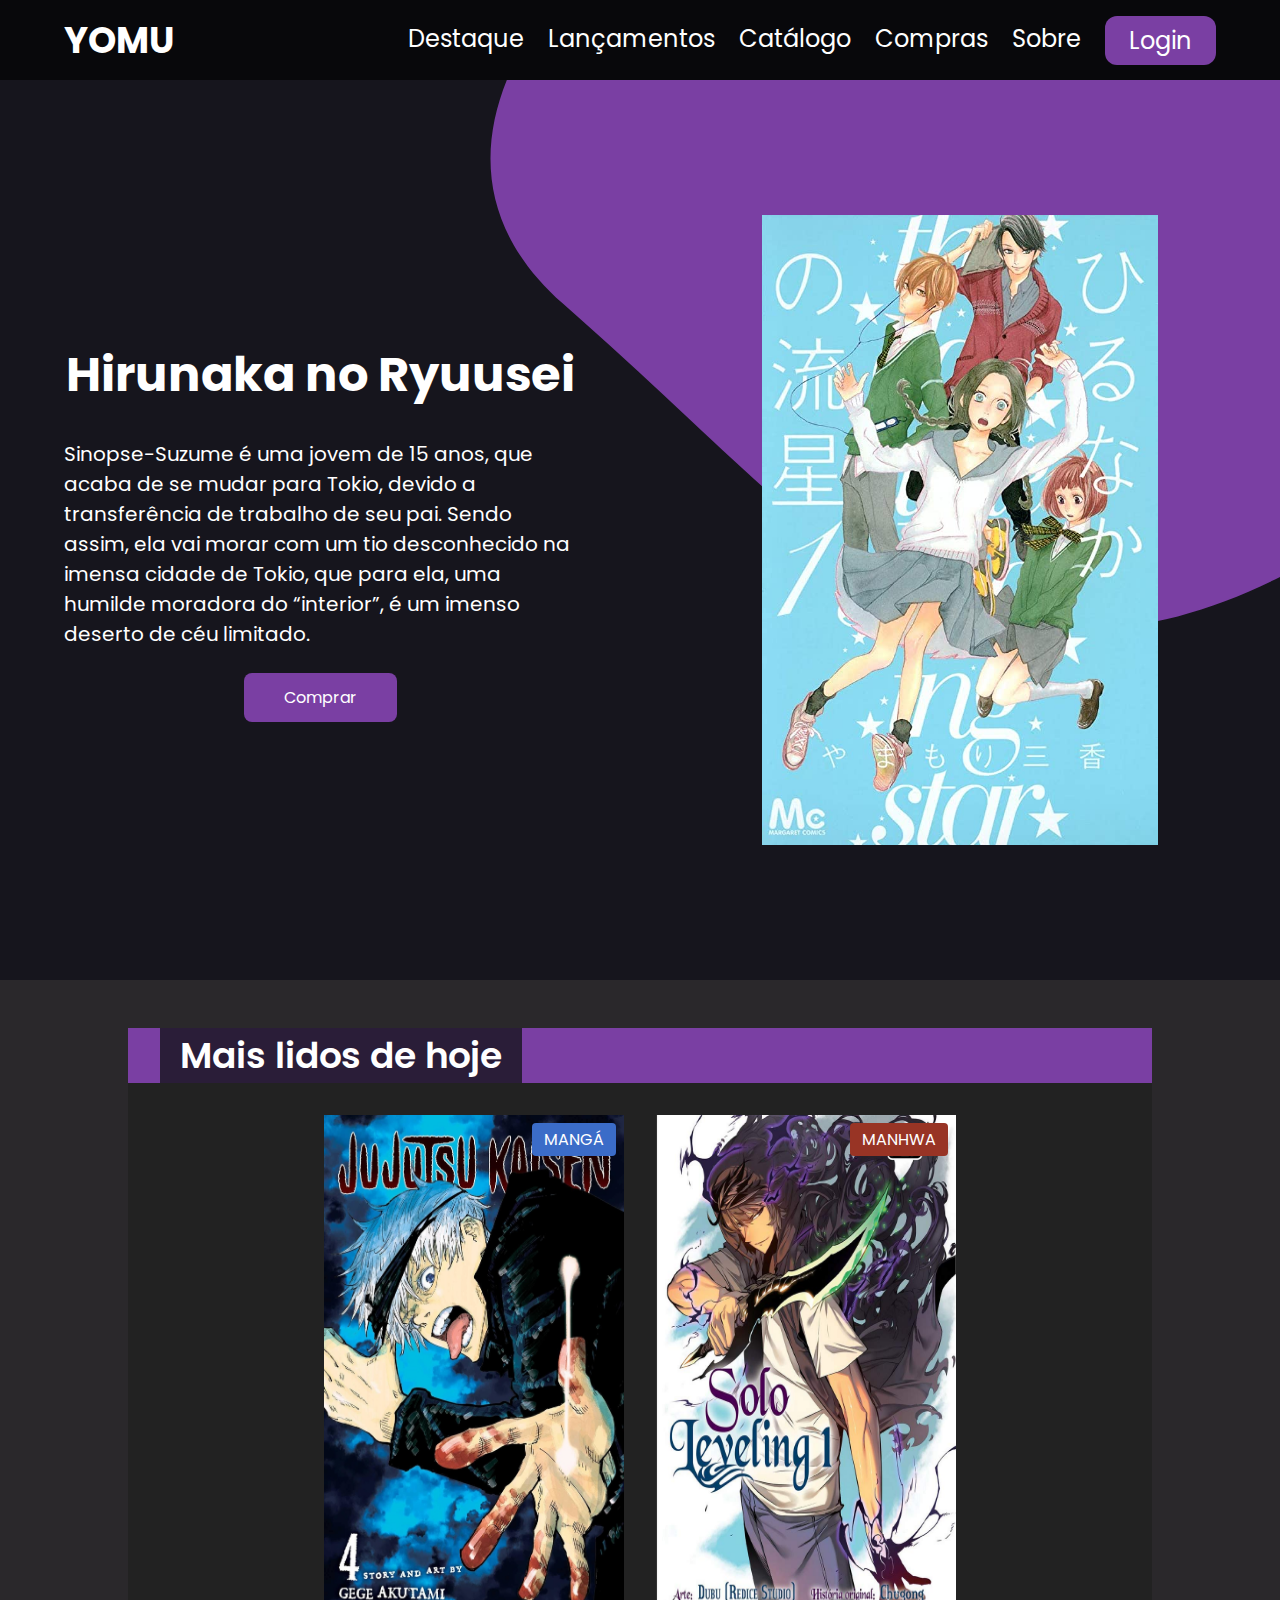
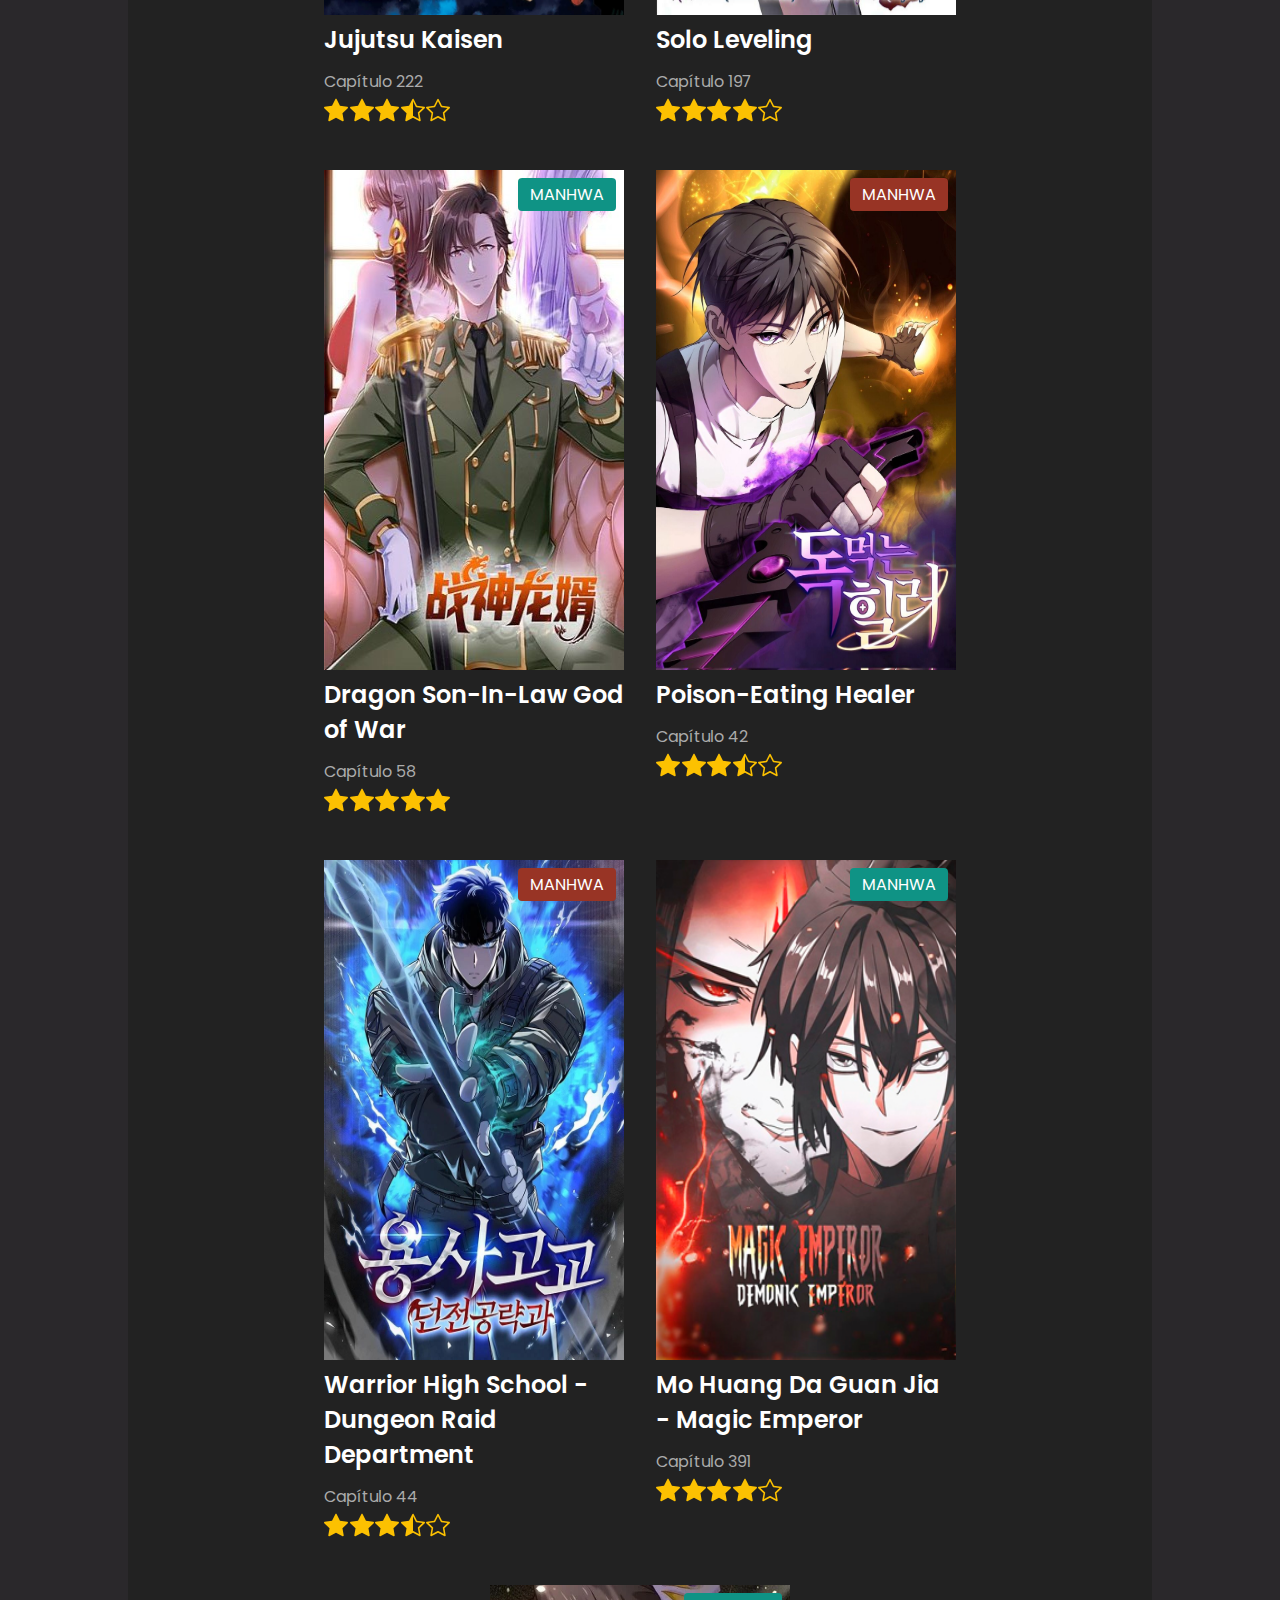
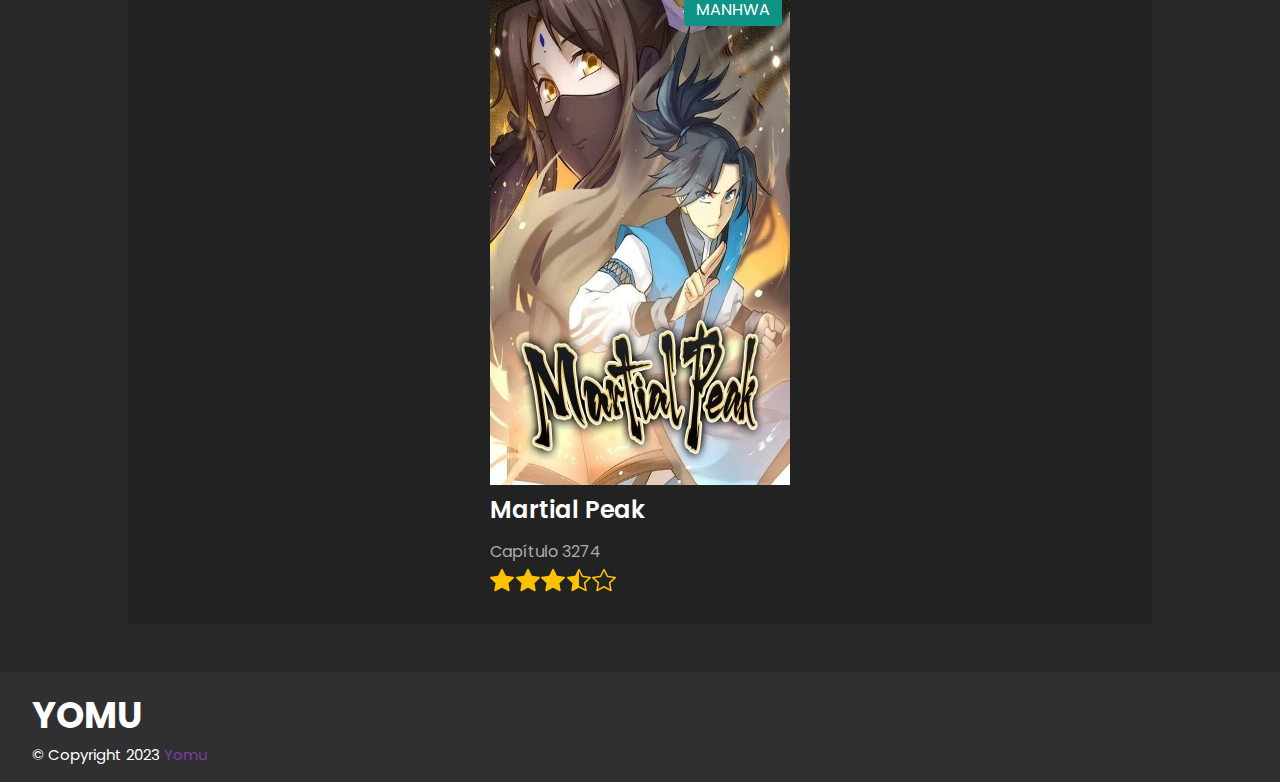
<file: index.html>
<!DOCTYPE html>
<html lang="pt-br">
    <head>
        <meta charset="UTF-8" />
        <meta http-equiv="X-UA-Compatible" content="IE=edge" />
        <meta name="viewport" content="width=device-width, initial-scale=1.0" />
        <title>Yomu</title>

        
        <link rel="preconnect" href="https://fonts.googleapis.com">
        <link rel="preconnect" href="https://fonts.gstatic.com" crossorigin>
        <link href="https://fonts.googleapis.com/css2?family=Poppins:wght@300;400;500;600;700;800&display=swap" rel="stylesheet">
    

        <link rel="stylesheet" href="assets/css/style.css" />
    </head>
    <body>
        <!-- NAVBAR -->
        <header>
            <nav>
                <div class="logo">
                    <a class="nav-link" href="index.html">Yomu</a>
                </div>
                <ul class="ms-auto" id="ul-mobileMenu">
                    <!-- FAVOR PRESTAR ATENÇÃO AO EDITAR TAGS COM IDS! -->
                    <li class="nav-item hover-line">
                        <a class="nav-link" href="#maisLidos">Destaque</a>
                    </li>

                    <li class="nav-item hover-line">
                        <a class="nav-link" href="lançamento.html">Lançamentos</a>
                    </li>

                    <li class="nav-item hover-line">
                        <a class="nav-link" href="catalogo.html">Catálogo</a>
                    </li>
                    <li class="nav-item hover-line">
                        <a class="nav-link" href="paginacompra.html">Compras</a>
                    </li>
                    <li class="nav-item hover-line">
                        <a class="nav-link" href="sobre.html">Sobre</a>
                    </li>
                    <li class="nav-item">
                        <a class="nav-link btn-header" href="login.html">Login</a>
                    </li>
                </ul>

                <div class="mobile-menu" id="mobileMenu">
                    <div class="menu-line"></div>
                    <div class="menu-line"></div>
                    <div class="menu-line"></div>
                </div>
            </nav>
        </header>
        <!-- ---------------------------------------------------------- -->

        <section id="lancamentos" class="relative">
            <div class="absolute lanc-figure">
                <svg
                    xmlns="http://www.w3.org/2000/svg"
                    width="1163.205"
                    height="923.165"
                    viewBox="0 0 1163.205 923.165"
                >
                    <path
                        id="Oval"
                        d="M595.192,919c224.5,34,567-221.248,567-469.5S900.054,0,576.692,0-177.555,350,77.068,574,370.691,885,595.192,919Z"
                        transform="translate(0.514 0.5)"
                        fill="#7a3fa3"
                        stroke="rgba(22,21,29,0)"
                        stroke-miterlimit="10"
                        stroke-width="1"
                    />
                </svg>
            </div>

            <div id="lancText" class="flex-1 d-flex align-items-center">
                <div class="lanc-manga">
                    <h2 class="lanc-title">Hirunaka no Ryuusei</h2>
                    <p class="lanc-p mt-7 mb-6">
                        Sinopse-Suzume é uma jovem de 15 anos, que acaba de se
                        mudar para Tokio, devido a transferência de trabalho de
                        seu pai. Sendo assim, ela vai morar com um tio
                        desconhecido na imensa cidade de Tokio, que para ela,
                        uma humilde moradora do “interior”, é um imenso deserto
                        de céu limitado.
                    </p>
                    <a href="paginacompra.html" class="btn">Comprar</a>
                </div>
            </div>
            <div class="flex-1 d-flex align-items-center">
                <div class="lanc-manga--img z-5">
                    <img
                        src="assets/img/romances/hirunaka_no_Ryuusei.jpg"
                        alt="Hirunaka No Ryuusei"
                    />
                </div>
            </div>
        </section>

        <section id="maisLidos">
            <div class="mangasMaisLidos">
                <div class="maisLidos-header">
                    <h2>Mais lidos de hoje</h2>
                </div>
                <div class="manga-cards">
                    <div class="manga-card">
                        <div class="manga-img-container">
                            <div class="manga-type bg-blue">Mangá</div>
                            <img
                                src="assets/img/jujutsu_kaisen.jpg"
                                alt="Jujutsu Kaisen"
                            />
                        </div>

                        <div class="manga-title">Jujutsu Kaisen</div>
                        <div class="manga-chapter">Capítulo 222</div>
                        <div class="manga-rate">
                            <div class="stars">
                                <svg
                                    xmlns="http://www.w3.org/2000/svg"
                                    width="16"
                                    height="16"
                                    fill="currentColor"
                                    class="bi bi-star-fill"
                                    viewBox="0 0 16 16"
                                >
                                    <path
                                        d="M3.612 15.443c-.386.198-.824-.149-.746-.592l.83-4.73L.173 6.765c-.329-.314-.158-.888.283-.95l4.898-.696L7.538.792c.197-.39.73-.39.927 0l2.184 4.327 4.898.696c.441.062.612.636.282.95l-3.522 3.356.83 4.73c.078.443-.36.79-.746.592L8 13.187l-4.389 2.256z"
                                    />
                                </svg>
                                <svg
                                    xmlns="http://www.w3.org/2000/svg"
                                    width="16"
                                    height="16"
                                    fill="currentColor"
                                    class="bi bi-star-fill"
                                    viewBox="0 0 16 16"
                                >
                                    <path
                                        d="M3.612 15.443c-.386.198-.824-.149-.746-.592l.83-4.73L.173 6.765c-.329-.314-.158-.888.283-.95l4.898-.696L7.538.792c.197-.39.73-.39.927 0l2.184 4.327 4.898.696c.441.062.612.636.282.95l-3.522 3.356.83 4.73c.078.443-.36.79-.746.592L8 13.187l-4.389 2.256z"
                                    />
                                </svg>
                                <svg
                                    xmlns="http://www.w3.org/2000/svg"
                                    width="16"
                                    height="16"
                                    fill="currentColor"
                                    class="bi bi-star-fill"
                                    viewBox="0 0 16 16"
                                >
                                    <path
                                        d="M3.612 15.443c-.386.198-.824-.149-.746-.592l.83-4.73L.173 6.765c-.329-.314-.158-.888.283-.95l4.898-.696L7.538.792c.197-.39.73-.39.927 0l2.184 4.327 4.898.696c.441.062.612.636.282.95l-3.522 3.356.83 4.73c.078.443-.36.79-.746.592L8 13.187l-4.389 2.256z"
                                    />
                                </svg>
                                <svg
                                    xmlns="http://www.w3.org/2000/svg"
                                    width="16"
                                    height="16"
                                    fill="currentColor"
                                    class="bi bi-star-half"
                                    viewBox="0 0 16 16"
                                >
                                    <path
                                        d="M5.354 5.119 7.538.792A.516.516 0 0 1 8 .5c.183 0 .366.097.465.292l2.184 4.327 4.898.696A.537.537 0 0 1 16 6.32a.548.548 0 0 1-.17.445l-3.523 3.356.83 4.73c.078.443-.36.79-.746.592L8 13.187l-4.389 2.256a.52.52 0 0 1-.146.05c-.342.06-.668-.254-.6-.642l.83-4.73L.173 6.765a.55.55 0 0 1-.172-.403.58.58 0 0 1 .085-.302.513.513 0 0 1 .37-.245l4.898-.696zM8 12.027a.5.5 0 0 1 .232.056l3.686 1.894-.694-3.957a.565.565 0 0 1 .162-.505l2.907-2.77-4.052-.576a.525.525 0 0 1-.393-.288L8.001 2.223 8 2.226v9.8z"
                                    />
                                </svg>
                                <svg
                                    xmlns="http://www.w3.org/2000/svg"
                                    width="16"
                                    height="16"
                                    fill="currentColor"
                                    class="bi bi-star"
                                    viewBox="0 0 16 16"
                                >
                                    <path
                                        d="M2.866 14.85c-.078.444.36.791.746.593l4.39-2.256 4.389 2.256c.386.198.824-.149.746-.592l-.83-4.73 3.522-3.356c.33-.314.16-.888-.282-.95l-4.898-.696L8.465.792a.513.513 0 0 0-.927 0L5.354 5.12l-4.898.696c-.441.062-.612.636-.283.95l3.523 3.356-.83 4.73zm4.905-2.767-3.686 1.894.694-3.957a.565.565 0 0 0-.163-.505L1.71 6.745l4.052-.576a.525.525 0 0 0 .393-.288L8 2.223l1.847 3.658a.525.525 0 0 0 .393.288l4.052.575-2.906 2.77a.565.565 0 0 0-.163.506l.694 3.957-3.686-1.894a.503.503 0 0 0-.461 0z"
                                    />
                                </svg>
                            </div>
                        </div>
                    </div>

                    <div class="manga-card">
                        <div class="manga-img-container">
                            <div class="manga-type bg-red">Manhwa</div>
                            <img
                                src="assets/img/solo_leveling.jpg"
                                alt="Solo Leveling"
                            />
                        </div>

                        <div class="manga-title">Solo Leveling</div>
                        <div class="manga-chapter">Capítulo 197</div>
                        <div class="manga-rate">
                            <div class="stars">
                                <svg
                                    xmlns="http://www.w3.org/2000/svg"
                                    width="16"
                                    height="16"
                                    fill="currentColor"
                                    class="bi bi-star-fill"
                                    viewBox="0 0 16 16"
                                >
                                    <path
                                        d="M3.612 15.443c-.386.198-.824-.149-.746-.592l.83-4.73L.173 6.765c-.329-.314-.158-.888.283-.95l4.898-.696L7.538.792c.197-.39.73-.39.927 0l2.184 4.327 4.898.696c.441.062.612.636.282.95l-3.522 3.356.83 4.73c.078.443-.36.79-.746.592L8 13.187l-4.389 2.256z"
                                    />
                                </svg>
                                <svg
                                    xmlns="http://www.w3.org/2000/svg"
                                    width="16"
                                    height="16"
                                    fill="currentColor"
                                    class="bi bi-star-fill"
                                    viewBox="0 0 16 16"
                                >
                                    <path
                                        d="M3.612 15.443c-.386.198-.824-.149-.746-.592l.83-4.73L.173 6.765c-.329-.314-.158-.888.283-.95l4.898-.696L7.538.792c.197-.39.73-.39.927 0l2.184 4.327 4.898.696c.441.062.612.636.282.95l-3.522 3.356.83 4.73c.078.443-.36.79-.746.592L8 13.187l-4.389 2.256z"
                                    />
                                </svg>
                                <svg
                                    xmlns="http://www.w3.org/2000/svg"
                                    width="16"
                                    height="16"
                                    fill="currentColor"
                                    class="bi bi-star-fill"
                                    viewBox="0 0 16 16"
                                >
                                    <path
                                        d="M3.612 15.443c-.386.198-.824-.149-.746-.592l.83-4.73L.173 6.765c-.329-.314-.158-.888.283-.95l4.898-.696L7.538.792c.197-.39.73-.39.927 0l2.184 4.327 4.898.696c.441.062.612.636.282.95l-3.522 3.356.83 4.73c.078.443-.36.79-.746.592L8 13.187l-4.389 2.256z"
                                    />
                                </svg>
                                <svg
                                    xmlns="http://www.w3.org/2000/svg"
                                    width="16"
                                    height="16"
                                    fill="currentColor"
                                    class="bi bi-star-fill"
                                    viewBox="0 0 16 16"
                                >
                                    <path
                                        d="M3.612 15.443c-.386.198-.824-.149-.746-.592l.83-4.73L.173 6.765c-.329-.314-.158-.888.283-.95l4.898-.696L7.538.792c.197-.39.73-.39.927 0l2.184 4.327 4.898.696c.441.062.612.636.282.95l-3.522 3.356.83 4.73c.078.443-.36.79-.746.592L8 13.187l-4.389 2.256z"
                                    />
                                </svg>
                                <svg
                                    xmlns="http://www.w3.org/2000/svg"
                                    width="16"
                                    height="16"
                                    fill="currentColor"
                                    class="bi bi-star"
                                    viewBox="0 0 16 16"
                                >
                                    <path
                                        d="M2.866 14.85c-.078.444.36.791.746.593l4.39-2.256 4.389 2.256c.386.198.824-.149.746-.592l-.83-4.73 3.522-3.356c.33-.314.16-.888-.282-.95l-4.898-.696L8.465.792a.513.513 0 0 0-.927 0L5.354 5.12l-4.898.696c-.441.062-.612.636-.283.95l3.523 3.356-.83 4.73zm4.905-2.767-3.686 1.894.694-3.957a.565.565 0 0 0-.163-.505L1.71 6.745l4.052-.576a.525.525 0 0 0 .393-.288L8 2.223l1.847 3.658a.525.525 0 0 0 .393.288l4.052.575-2.906 2.77a.565.565 0 0 0-.163.506l.694 3.957-3.686-1.894a.503.503 0 0 0-.461 0z"
                                    />
                                </svg>
                            </div>
                        </div>
                    </div>

                    <div class="manga-card">
                        <div class="manga-img-container">
                            <div class="manga-type bg-green">Manhwa</div>
                            <img
                                src="assets/img/dragon_son_in_law_god_of_war.jpg"
                                alt="Dragon Son In Law God of War"
                            />
                        </div>

                        <div class="manga-title">
                            Dragon Son-In-Law God of War
                        </div>
                        <div class="manga-chapter">Capítulo 58</div>
                        <div class="manga-rate">
                            <div class="stars">
                                <svg
                                    xmlns="http://www.w3.org/2000/svg"
                                    width="16"
                                    height="16"
                                    fill="currentColor"
                                    class="bi bi-star-fill"
                                    viewBox="0 0 16 16"
                                >
                                    <path
                                        d="M3.612 15.443c-.386.198-.824-.149-.746-.592l.83-4.73L.173 6.765c-.329-.314-.158-.888.283-.95l4.898-.696L7.538.792c.197-.39.73-.39.927 0l2.184 4.327 4.898.696c.441.062.612.636.282.95l-3.522 3.356.83 4.73c.078.443-.36.79-.746.592L8 13.187l-4.389 2.256z"
                                    />
                                </svg>
                                <svg
                                    xmlns="http://www.w3.org/2000/svg"
                                    width="16"
                                    height="16"
                                    fill="currentColor"
                                    class="bi bi-star-fill"
                                    viewBox="0 0 16 16"
                                >
                                    <path
                                        d="M3.612 15.443c-.386.198-.824-.149-.746-.592l.83-4.73L.173 6.765c-.329-.314-.158-.888.283-.95l4.898-.696L7.538.792c.197-.39.73-.39.927 0l2.184 4.327 4.898.696c.441.062.612.636.282.95l-3.522 3.356.83 4.73c.078.443-.36.79-.746.592L8 13.187l-4.389 2.256z"
                                    />
                                </svg>
                                <svg
                                    xmlns="http://www.w3.org/2000/svg"
                                    width="16"
                                    height="16"
                                    fill="currentColor"
                                    class="bi bi-star-fill"
                                    viewBox="0 0 16 16"
                                >
                                    <path
                                        d="M3.612 15.443c-.386.198-.824-.149-.746-.592l.83-4.73L.173 6.765c-.329-.314-.158-.888.283-.95l4.898-.696L7.538.792c.197-.39.73-.39.927 0l2.184 4.327 4.898.696c.441.062.612.636.282.95l-3.522 3.356.83 4.73c.078.443-.36.79-.746.592L8 13.187l-4.389 2.256z"
                                    />
                                </svg>
                                <svg
                                    xmlns="http://www.w3.org/2000/svg"
                                    width="16"
                                    height="16"
                                    fill="currentColor"
                                    class="bi bi-star-fill"
                                    viewBox="0 0 16 16"
                                >
                                    <path
                                        d="M3.612 15.443c-.386.198-.824-.149-.746-.592l.83-4.73L.173 6.765c-.329-.314-.158-.888.283-.95l4.898-.696L7.538.792c.197-.39.73-.39.927 0l2.184 4.327 4.898.696c.441.062.612.636.282.95l-3.522 3.356.83 4.73c.078.443-.36.79-.746.592L8 13.187l-4.389 2.256z"
                                    />
                                </svg>
                                <svg
                                    xmlns="http://www.w3.org/2000/svg"
                                    width="16"
                                    height="16"
                                    fill="currentColor"
                                    class="bi bi-star-fill"
                                    viewBox="0 0 16 16"
                                >
                                    <path
                                        d="M3.612 15.443c-.386.198-.824-.149-.746-.592l.83-4.73L.173 6.765c-.329-.314-.158-.888.283-.95l4.898-.696L7.538.792c.197-.39.73-.39.927 0l2.184 4.327 4.898.696c.441.062.612.636.282.95l-3.522 3.356.83 4.73c.078.443-.36.79-.746.592L8 13.187l-4.389 2.256z"
                                    />
                                </svg>
                            </div>
                        </div>
                    </div>

                    <div class="manga-card">
                        <div class="manga-img-container">
                            <div class="manga-type bg-red">Manhwa</div>
                            <img
                                src="assets/img/poison_eating_healer.jpg"
                                alt="Poison Eating Healer"
                            />
                        </div>

                        <div class="manga-title">Poison-Eating Healer</div>
                        <div class="manga-chapter">Capítulo 42</div>
                        <div class="manga-rate">
                            <div class="stars">
                                <svg
                                    xmlns="http://www.w3.org/2000/svg"
                                    width="16"
                                    height="16"
                                    fill="currentColor"
                                    class="bi bi-star-fill"
                                    viewBox="0 0 16 16"
                                >
                                    <path
                                        d="M3.612 15.443c-.386.198-.824-.149-.746-.592l.83-4.73L.173 6.765c-.329-.314-.158-.888.283-.95l4.898-.696L7.538.792c.197-.39.73-.39.927 0l2.184 4.327 4.898.696c.441.062.612.636.282.95l-3.522 3.356.83 4.73c.078.443-.36.79-.746.592L8 13.187l-4.389 2.256z"
                                    />
                                </svg>
                                <svg
                                    xmlns="http://www.w3.org/2000/svg"
                                    width="16"
                                    height="16"
                                    fill="currentColor"
                                    class="bi bi-star-fill"
                                    viewBox="0 0 16 16"
                                >
                                    <path
                                        d="M3.612 15.443c-.386.198-.824-.149-.746-.592l.83-4.73L.173 6.765c-.329-.314-.158-.888.283-.95l4.898-.696L7.538.792c.197-.39.73-.39.927 0l2.184 4.327 4.898.696c.441.062.612.636.282.95l-3.522 3.356.83 4.73c.078.443-.36.79-.746.592L8 13.187l-4.389 2.256z"
                                    />
                                </svg>
                                <svg
                                    xmlns="http://www.w3.org/2000/svg"
                                    width="16"
                                    height="16"
                                    fill="currentColor"
                                    class="bi bi-star-fill"
                                    viewBox="0 0 16 16"
                                >
                                    <path
                                        d="M3.612 15.443c-.386.198-.824-.149-.746-.592l.83-4.73L.173 6.765c-.329-.314-.158-.888.283-.95l4.898-.696L7.538.792c.197-.39.73-.39.927 0l2.184 4.327 4.898.696c.441.062.612.636.282.95l-3.522 3.356.83 4.73c.078.443-.36.79-.746.592L8 13.187l-4.389 2.256z"
                                    />
                                </svg>
                                <svg
                                    xmlns="http://www.w3.org/2000/svg"
                                    width="16"
                                    height="16"
                                    fill="currentColor"
                                    class="bi bi-star-half"
                                    viewBox="0 0 16 16"
                                >
                                    <path
                                        d="M5.354 5.119 7.538.792A.516.516 0 0 1 8 .5c.183 0 .366.097.465.292l2.184 4.327 4.898.696A.537.537 0 0 1 16 6.32a.548.548 0 0 1-.17.445l-3.523 3.356.83 4.73c.078.443-.36.79-.746.592L8 13.187l-4.389 2.256a.52.52 0 0 1-.146.05c-.342.06-.668-.254-.6-.642l.83-4.73L.173 6.765a.55.55 0 0 1-.172-.403.58.58 0 0 1 .085-.302.513.513 0 0 1 .37-.245l4.898-.696zM8 12.027a.5.5 0 0 1 .232.056l3.686 1.894-.694-3.957a.565.565 0 0 1 .162-.505l2.907-2.77-4.052-.576a.525.525 0 0 1-.393-.288L8.001 2.223 8 2.226v9.8z"
                                    />
                                </svg>
                                <svg
                                    xmlns="http://www.w3.org/2000/svg"
                                    width="16"
                                    height="16"
                                    fill="currentColor"
                                    class="bi bi-star"
                                    viewBox="0 0 16 16"
                                >
                                    <path
                                        d="M2.866 14.85c-.078.444.36.791.746.593l4.39-2.256 4.389 2.256c.386.198.824-.149.746-.592l-.83-4.73 3.522-3.356c.33-.314.16-.888-.282-.95l-4.898-.696L8.465.792a.513.513 0 0 0-.927 0L5.354 5.12l-4.898.696c-.441.062-.612.636-.283.95l3.523 3.356-.83 4.73zm4.905-2.767-3.686 1.894.694-3.957a.565.565 0 0 0-.163-.505L1.71 6.745l4.052-.576a.525.525 0 0 0 .393-.288L8 2.223l1.847 3.658a.525.525 0 0 0 .393.288l4.052.575-2.906 2.77a.565.565 0 0 0-.163.506l.694 3.957-3.686-1.894a.503.503 0 0 0-.461 0z"
                                    />
                                </svg>
                            </div>
                        </div>
                    </div>

                    <div class="manga-card">
                        <div class="manga-img-container">
                            <div class="manga-type bg-red">Manhwa</div>
                            <img
                                src="assets/img/Warrior_high_school_dungeon_raid_department.jpg"
                                alt="Warrior High School Dungeon Raid Department"
                            />
                        </div>

                        <div class="manga-title">
                            Warrior High School - Dungeon Raid Department
                        </div>
                        <div class="manga-chapter">Capítulo 44</div>
                        <div class="manga-rate">
                            <div class="stars">
                                <svg
                                    xmlns="http://www.w3.org/2000/svg"
                                    width="16"
                                    height="16"
                                    fill="currentColor"
                                    class="bi bi-star-fill"
                                    viewBox="0 0 16 16"
                                >
                                    <path
                                        d="M3.612 15.443c-.386.198-.824-.149-.746-.592l.83-4.73L.173 6.765c-.329-.314-.158-.888.283-.95l4.898-.696L7.538.792c.197-.39.73-.39.927 0l2.184 4.327 4.898.696c.441.062.612.636.282.95l-3.522 3.356.83 4.73c.078.443-.36.79-.746.592L8 13.187l-4.389 2.256z"
                                    />
                                </svg>
                                <svg
                                    xmlns="http://www.w3.org/2000/svg"
                                    width="16"
                                    height="16"
                                    fill="currentColor"
                                    class="bi bi-star-fill"
                                    viewBox="0 0 16 16"
                                >
                                    <path
                                        d="M3.612 15.443c-.386.198-.824-.149-.746-.592l.83-4.73L.173 6.765c-.329-.314-.158-.888.283-.95l4.898-.696L7.538.792c.197-.39.73-.39.927 0l2.184 4.327 4.898.696c.441.062.612.636.282.95l-3.522 3.356.83 4.73c.078.443-.36.79-.746.592L8 13.187l-4.389 2.256z"
                                    />
                                </svg>
                                <svg
                                    xmlns="http://www.w3.org/2000/svg"
                                    width="16"
                                    height="16"
                                    fill="currentColor"
                                    class="bi bi-star-fill"
                                    viewBox="0 0 16 16"
                                >
                                    <path
                                        d="M3.612 15.443c-.386.198-.824-.149-.746-.592l.83-4.73L.173 6.765c-.329-.314-.158-.888.283-.95l4.898-.696L7.538.792c.197-.39.73-.39.927 0l2.184 4.327 4.898.696c.441.062.612.636.282.95l-3.522 3.356.83 4.73c.078.443-.36.79-.746.592L8 13.187l-4.389 2.256z"
                                    />
                                </svg>
                                <svg
                                    xmlns="http://www.w3.org/2000/svg"
                                    width="16"
                                    height="16"
                                    fill="currentColor"
                                    class="bi bi-star-half"
                                    viewBox="0 0 16 16"
                                >
                                    <path
                                        d="M5.354 5.119 7.538.792A.516.516 0 0 1 8 .5c.183 0 .366.097.465.292l2.184 4.327 4.898.696A.537.537 0 0 1 16 6.32a.548.548 0 0 1-.17.445l-3.523 3.356.83 4.73c.078.443-.36.79-.746.592L8 13.187l-4.389 2.256a.52.52 0 0 1-.146.05c-.342.06-.668-.254-.6-.642l.83-4.73L.173 6.765a.55.55 0 0 1-.172-.403.58.58 0 0 1 .085-.302.513.513 0 0 1 .37-.245l4.898-.696zM8 12.027a.5.5 0 0 1 .232.056l3.686 1.894-.694-3.957a.565.565 0 0 1 .162-.505l2.907-2.77-4.052-.576a.525.525 0 0 1-.393-.288L8.001 2.223 8 2.226v9.8z"
                                    />
                                </svg>
                                <svg
                                    xmlns="http://www.w3.org/2000/svg"
                                    width="16"
                                    height="16"
                                    fill="currentColor"
                                    class="bi bi-star"
                                    viewBox="0 0 16 16"
                                >
                                    <path
                                        d="M2.866 14.85c-.078.444.36.791.746.593l4.39-2.256 4.389 2.256c.386.198.824-.149.746-.592l-.83-4.73 3.522-3.356c.33-.314.16-.888-.282-.95l-4.898-.696L8.465.792a.513.513 0 0 0-.927 0L5.354 5.12l-4.898.696c-.441.062-.612.636-.283.95l3.523 3.356-.83 4.73zm4.905-2.767-3.686 1.894.694-3.957a.565.565 0 0 0-.163-.505L1.71 6.745l4.052-.576a.525.525 0 0 0 .393-.288L8 2.223l1.847 3.658a.525.525 0 0 0 .393.288l4.052.575-2.906 2.77a.565.565 0 0 0-.163.506l.694 3.957-3.686-1.894a.503.503 0 0 0-.461 0z"
                                    />
                                </svg>
                            </div>
                        </div>
                    </div>

                    <div class="manga-card">
                        <div class="manga-img-container">
                            <div class="manga-type bg-green">Manhwa</div>
                            <img
                                src="assets/img/mo_huang_da_guan_jia.jpg"
                                alt="Mo Huang Da Guan Jia Magic Emperor"
                            />
                        </div>

                        <div class="manga-title">
                            Mo Huang Da Guan Jia - Magic Emperor
                        </div>
                        <div class="manga-chapter">Capítulo 391</div>
                        <div class="manga-rate">
                            <div class="stars">
                                <svg
                                    xmlns="http://www.w3.org/2000/svg"
                                    width="16"
                                    height="16"
                                    fill="currentColor"
                                    class="bi bi-star-fill"
                                    viewBox="0 0 16 16"
                                >
                                    <path
                                        d="M3.612 15.443c-.386.198-.824-.149-.746-.592l.83-4.73L.173 6.765c-.329-.314-.158-.888.283-.95l4.898-.696L7.538.792c.197-.39.73-.39.927 0l2.184 4.327 4.898.696c.441.062.612.636.282.95l-3.522 3.356.83 4.73c.078.443-.36.79-.746.592L8 13.187l-4.389 2.256z"
                                    />
                                </svg>
                                <svg
                                    xmlns="http://www.w3.org/2000/svg"
                                    width="16"
                                    height="16"
                                    fill="currentColor"
                                    class="bi bi-star-fill"
                                    viewBox="0 0 16 16"
                                >
                                    <path
                                        d="M3.612 15.443c-.386.198-.824-.149-.746-.592l.83-4.73L.173 6.765c-.329-.314-.158-.888.283-.95l4.898-.696L7.538.792c.197-.39.73-.39.927 0l2.184 4.327 4.898.696c.441.062.612.636.282.95l-3.522 3.356.83 4.73c.078.443-.36.79-.746.592L8 13.187l-4.389 2.256z"
                                    />
                                </svg>
                                <svg
                                    xmlns="http://www.w3.org/2000/svg"
                                    width="16"
                                    height="16"
                                    fill="currentColor"
                                    class="bi bi-star-fill"
                                    viewBox="0 0 16 16"
                                >
                                    <path
                                        d="M3.612 15.443c-.386.198-.824-.149-.746-.592l.83-4.73L.173 6.765c-.329-.314-.158-.888.283-.95l4.898-.696L7.538.792c.197-.39.73-.39.927 0l2.184 4.327 4.898.696c.441.062.612.636.282.95l-3.522 3.356.83 4.73c.078.443-.36.79-.746.592L8 13.187l-4.389 2.256z"
                                    />
                                </svg>
                                <svg
                                    xmlns="http://www.w3.org/2000/svg"
                                    width="16"
                                    height="16"
                                    fill="currentColor"
                                    class="bi bi-star-fill"
                                    viewBox="0 0 16 16"
                                >
                                    <path
                                        d="M3.612 15.443c-.386.198-.824-.149-.746-.592l.83-4.73L.173 6.765c-.329-.314-.158-.888.283-.95l4.898-.696L7.538.792c.197-.39.73-.39.927 0l2.184 4.327 4.898.696c.441.062.612.636.282.95l-3.522 3.356.83 4.73c.078.443-.36.79-.746.592L8 13.187l-4.389 2.256z"
                                    />
                                </svg>
                                <svg
                                    xmlns="http://www.w3.org/2000/svg"
                                    width="16"
                                    height="16"
                                    fill="currentColor"
                                    class="bi bi-star"
                                    viewBox="0 0 16 16"
                                >
                                    <path
                                        d="M2.866 14.85c-.078.444.36.791.746.593l4.39-2.256 4.389 2.256c.386.198.824-.149.746-.592l-.83-4.73 3.522-3.356c.33-.314.16-.888-.282-.95l-4.898-.696L8.465.792a.513.513 0 0 0-.927 0L5.354 5.12l-4.898.696c-.441.062-.612.636-.283.95l3.523 3.356-.83 4.73zm4.905-2.767-3.686 1.894.694-3.957a.565.565 0 0 0-.163-.505L1.71 6.745l4.052-.576a.525.525 0 0 0 .393-.288L8 2.223l1.847 3.658a.525.525 0 0 0 .393.288l4.052.575-2.906 2.77a.565.565 0 0 0-.163.506l.694 3.957-3.686-1.894a.503.503 0 0 0-.461 0z"
                                    />
                                </svg>
                            </div>
                        </div>
                    </div>

                    <div class="manga-card">
                        <div class="manga-img-container">
                            <div class="manga-type bg-green">Manhwa</div>
                            <img
                                src="assets/img/martial_peak.jpg"
                                alt="Martial Peak"
                            />
                        </div>

                        <div class="manga-title">Martial Peak</div>
                        <div class="manga-chapter">Capítulo 3274</div>
                        <div class="manga-rate">
                            <div class="stars">
                                <svg
                                    xmlns="http://www.w3.org/2000/svg"
                                    width="16"
                                    height="16"
                                    fill="currentColor"
                                    class="bi bi-star-fill"
                                    viewBox="0 0 16 16"
                                >
                                    <path
                                        d="M3.612 15.443c-.386.198-.824-.149-.746-.592l.83-4.73L.173 6.765c-.329-.314-.158-.888.283-.95l4.898-.696L7.538.792c.197-.39.73-.39.927 0l2.184 4.327 4.898.696c.441.062.612.636.282.95l-3.522 3.356.83 4.73c.078.443-.36.79-.746.592L8 13.187l-4.389 2.256z"
                                    />
                                </svg>
                                <svg
                                    xmlns="http://www.w3.org/2000/svg"
                                    width="16"
                                    height="16"
                                    fill="currentColor"
                                    class="bi bi-star-fill"
                                    viewBox="0 0 16 16"
                                >
                                    <path
                                        d="M3.612 15.443c-.386.198-.824-.149-.746-.592l.83-4.73L.173 6.765c-.329-.314-.158-.888.283-.95l4.898-.696L7.538.792c.197-.39.73-.39.927 0l2.184 4.327 4.898.696c.441.062.612.636.282.95l-3.522 3.356.83 4.73c.078.443-.36.79-.746.592L8 13.187l-4.389 2.256z"
                                    />
                                </svg>
                                <svg
                                    xmlns="http://www.w3.org/2000/svg"
                                    width="16"
                                    height="16"
                                    fill="currentColor"
                                    class="bi bi-star-fill"
                                    viewBox="0 0 16 16"
                                >
                                    <path
                                        d="M3.612 15.443c-.386.198-.824-.149-.746-.592l.83-4.73L.173 6.765c-.329-.314-.158-.888.283-.95l4.898-.696L7.538.792c.197-.39.73-.39.927 0l2.184 4.327 4.898.696c.441.062.612.636.282.95l-3.522 3.356.83 4.73c.078.443-.36.79-.746.592L8 13.187l-4.389 2.256z"
                                    />
                                </svg>
                                <svg
                                    xmlns="http://www.w3.org/2000/svg"
                                    width="16"
                                    height="16"
                                    fill="currentColor"
                                    class="bi bi-star-half"
                                    viewBox="0 0 16 16"
                                >
                                    <path
                                        d="M5.354 5.119 7.538.792A.516.516 0 0 1 8 .5c.183 0 .366.097.465.292l2.184 4.327 4.898.696A.537.537 0 0 1 16 6.32a.548.548 0 0 1-.17.445l-3.523 3.356.83 4.73c.078.443-.36.79-.746.592L8 13.187l-4.389 2.256a.52.52 0 0 1-.146.05c-.342.06-.668-.254-.6-.642l.83-4.73L.173 6.765a.55.55 0 0 1-.172-.403.58.58 0 0 1 .085-.302.513.513 0 0 1 .37-.245l4.898-.696zM8 12.027a.5.5 0 0 1 .232.056l3.686 1.894-.694-3.957a.565.565 0 0 1 .162-.505l2.907-2.77-4.052-.576a.525.525 0 0 1-.393-.288L8.001 2.223 8 2.226v9.8z"
                                    />
                                </svg>
                                <svg
                                    xmlns="http://www.w3.org/2000/svg"
                                    width="16"
                                    height="16"
                                    fill="currentColor"
                                    class="bi bi-star"
                                    viewBox="0 0 16 16"
                                >
                                    <path
                                        d="M2.866 14.85c-.078.444.36.791.746.593l4.39-2.256 4.389 2.256c.386.198.824-.149.746-.592l-.83-4.73 3.522-3.356c.33-.314.16-.888-.282-.95l-4.898-.696L8.465.792a.513.513 0 0 0-.927 0L5.354 5.12l-4.898.696c-.441.062-.612.636-.283.95l3.523 3.356-.83 4.73zm4.905-2.767-3.686 1.894.694-3.957a.565.565 0 0 0-.163-.505L1.71 6.745l4.052-.576a.525.525 0 0 0 .393-.288L8 2.223l1.847 3.658a.525.525 0 0 0 .393.288l4.052.575-2.906 2.77a.565.565 0 0 0-.163.506l.694 3.957-3.686-1.894a.503.503 0 0 0-.461 0z"
                                    />
                                </svg>
                            </div>
                        </div>
                    </div>
                </div>
            </div>
        </section>

        <footer>
            <div class="footer-container">
                <a class="logo" href="">Yomu</a>
            </div>
            <div class="footer-text">© Copyright 2023 <a>Yomu</a></div>
        </footer>

        <script src="assets/js/navbar.js"></script>
    </body>
</html>
</file>
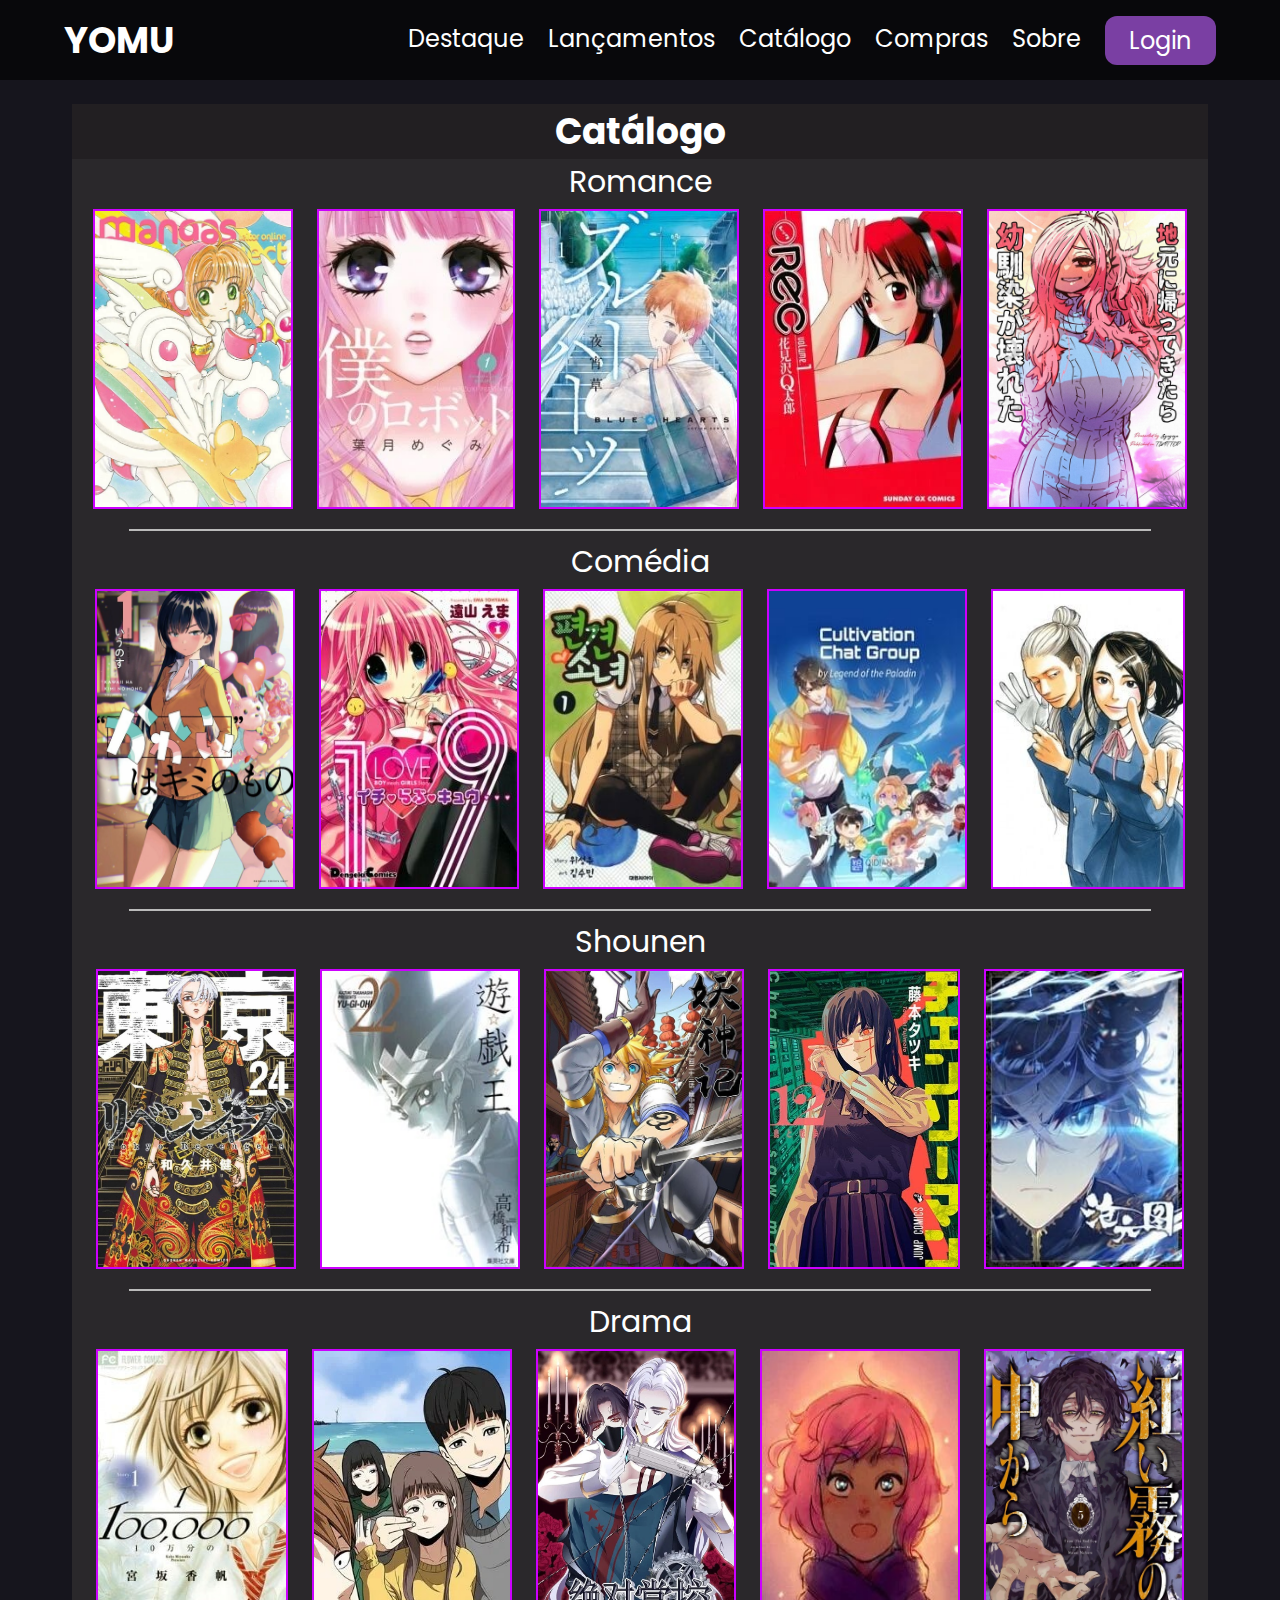
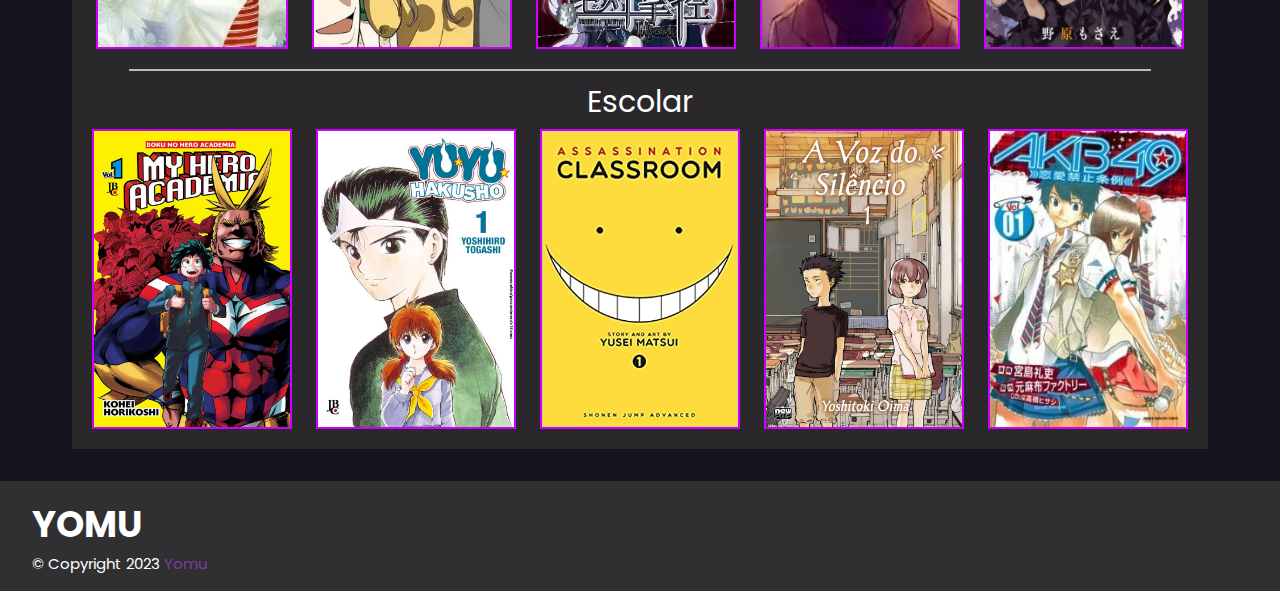
<file: catalogo.html>
<!DOCTYPE html>
<html lang="pt-br">
    <head>
        <meta charset="UTF-8" />
        <meta http-equiv="X-UA-Compatible" content="IE=edge" />
        <meta name="viewport" content="width=device-width, initial-scale=1.0" />
        <title>Yomu</title>

        <link rel="preconnect" href="https://fonts.googleapis.com" />
        <link rel="preconnect" href="https://fonts.gstatic.com" crossorigin />
        <link
            href="https://fonts.googleapis.com/css2?family=Poppins:wght@300;400;500;600;700;800&display=swap"
            rel="stylesheet"
        />

        <link rel="stylesheet" href="assets/css/style.css" />
    </head>
    <body>
        <!-- NAVBAR -->
        <header>
            <nav>
                <div class="logo">
                    <a class="nav-link" href="index.html">Yomu</a>
                </div>
                <ul class="ms-auto" id="ul-mobileMenu">
                    <!-- FAVOR PRESTAR ATENÇÃO AO EDITAR TAGS COM IDS! -->
                    <li class="nav-item hover-line">
                        <a class="nav-link" href="index.html">Destaque</a>
                    </li>

                    <li class="nav-item hover-line">
                        <a class="nav-link" href="lançamento.html"
                            >Lançamentos</a
                        >
                    </li>

                    <li class="nav-item hover-line">
                        <a class="nav-link" href="catalogo.html">Catálogo</a>
                    </li>
                    <li class="nav-item hover-line">
                        <a class="nav-link" href="paginacompra.html">Compras</a>
                    </li>
                    <li class="nav-item hover-line">
                        <a class="nav-link" href="sobre.html">Sobre</a>
                    </li>
                    <li class="nav-item">
                        <a class="nav-link btn-header" href="login.html"
                            >Login</a
                        >
                    </li>
                </ul>

                <div class="mobile-menu" id="mobileMenu">
                    <div class="menu-line"></div>
                    <div class="menu-line"></div>
                    <div class="menu-line"></div>
                </div>
            </nav>
        </header>
        <!-- ---------------------------------------------------------- -->

        <div class="fundo-box">
            <section class="lista">
                <div class="tabela">
                    <div class="catalogo-title">Catálogo</div>

                    <div class="catalogo-categoria">
                        <div class="categoria-title">Romance</div>

                        <div class="categoria-mangas">
                            <div class="manga">
                                <img
                                    src="assets/img/mangasmaislidos/sakura.jpg"
                                    alt="Sakura Card Captors"
                                />
                            </div>
                            <div class="manga">
                                <img
                                    src="assets/img/mangasmaislidos/boku no robot.jpg"
                                    alt="Boku No Robot"
                                />
                            </div>
                            <div class="manga">
                                <img
                                    src="assets/img/mangasmaislidos/blue bird.jpg"
                                    alt="Blue Bird"
                                />
                            </div>
                            <div class="manga">
                                <img
                                    src="assets/img/mangasmaislidos/rec.jpg"
                                    alt="rec"
                                />
                            </div>
                            <div class="manga">
                                <img
                                    src="assets/img/mangasmaislidos/Jimoto ni Kaettekitara Osananajimi ga Kowareteta.jpg"
                                    alt="Jimoto ni Kaettekitara Osananajimi ga Kowareteta"
                                />
                            </div>
                        </div>
                    </div>

                    <span class="catalogo-separador"></span>

                    <div class="catalogo-categoria">
                        <div class="categoria-title">Comédia</div>

                        <div class="categoria-mangas">
                            <div class="manga">
                                <img
                                    src="assets/img/mangasmaislidos/Kawaii wa Kimi no mono.jpg"
                                    alt="Kawaii wa Kimi no mono"
                                />
                            </div>

                            <div class="manga">
                                <img
                                    src="assets/img/mangasmaislidos/1 Love 9.jpg"
                                    alt="1 Love 9"
                                />
                            </div>

                            <div class="manga">
                                <img
                                    src="assets/img/mangasmaislidos/A bias girl.jpg"
                                    alt="A bias girl"
                                />
                            </div>

                            <div class="manga">
                                <img
                                    src="assets/img/mangasmaislidos/Cultivation gruop.jpg"
                                    alt="Cultivation gruop"
                                />
                            </div>

                            <div class="manga">
                                <img
                                    src="assets/img/mangasmaislidos/again!.jpg"
                                    alt="Again!"
                                />
                            </div>
                        </div>
                    </div>

                    <span class="catalogo-separador"></span>

                    <div class="catalogo-categoria">
                        <div class="categoria-title">Shounen</div>

                        <div class="categoria-mangas">
                            <div class="manga">
                                <img
                                    src="assets/img/mangasmaislidos/tokyo revenge.jpg"
                                    alt="tokyo revenge"
                                />
                            </div>

                            <div class="manga">
                                <img
                                    src="assets/img/mangasmaislidos/yu gi oh.jpg"
                                    alt="yu gi oh"
                                />
                            </div>

                            <div class="manga">
                                <img
                                    src="assets/img/mangasmaislidos/Tales of demons.jpg"
                                    alt="Tales of demons"
                                />
                            </div>

                            <div class="manga">
                                <img
                                    src="assets/img/mangasmaislidos/Chainsaw Man.jpg"
                                    alt="Chainsaw Man"
                                />
                            </div>

                            <div class="manga">
                                <img
                                    src="assets/img/mangasmaislidos/Azure Legacy.jpg"
                                    alt="Azure Legacy"
                                />
                            </div>
                        </div>
                    </div>

                    <span class="catalogo-separador"></span>

                    <div class="catalogo-categoria">
                        <div class="categoria-title">Drama</div>

                        <div class="categoria-mangas">
                            <div class="manga">
                                <img
                                    src="assets/img/mangasmaislidos/10-manbun.jpg"
                                    alt="10-manbun"
                                />
                            </div>

                            <div class="manga">
                                <img
                                    src="assets/img/mangasmaislidos/A Hero's Heart.jpg"
                                    alt="A Hero's Heart"
                                />
                            </div>

                            <div class="manga">
                                <img
                                    src="assets/img/mangasmaislidos/Absolute Control.jpg"
                                    alt="Absolute Control"
                                />
                            </div>

                            <div class="manga">
                                <img
                                    src="assets/img/mangasmaislidos/Aerial Wings.jpg"
                                    alt="Aerial Wings"
                                />
                            </div>

                            <div class="manga">
                                <img
                                    src="assets/img/mangasmaislidos/Akai Kiri no Naka kara.jpg"
                                    alt="Akai Kiri no Naka kara"
                                />
                            </div>
                        </div>
                    </div>

                    <span class="catalogo-separador"></span>

                    <div class="catalogo-categoria">
                        <div class="categoria-title">Escolar</div>

                        <div class="categoria-mangas">
                            <div class="manga">
                                <img
                                    src="assets/img/mangasmaislidos/bokunohero.jpg"
                                    alt="Boku no Hero"
                                />
                            </div>

                            <div class="manga">
                                <img
                                    src="assets/img/mangasmaislidos/yuyuhakusho.jpg"
                                    alt="Yu Yu Hakusho"
                                />
                            </div>

                            <div class="manga">
                                <img
                                    src="assets/img/mangasmaislidos/assassinationclassroom.jpg"
                                    alt="Assassination Classroom."
                                />
                            </div>

                            <div class="manga">
                                <img
                                    src="assets/img/mangasmaislidos/A voz do silencio.jpg"
                                    alt="A voz do silencio"
                                />
                            </div>

                            <div class="manga">
                                <img
                                    src="assets/img/mangasmaislidos/AKB49 Renai Kinshi Jourei.jpg"
                                    alt="AKB49 Renai Kinshi Jourei"
                                />
                            </div>
                        </div>
                    </div>
                </div>
            </section>
        </div>

      
        <footer>
            <div class="footer-container">
                <a class="logo" href="">Yomu</a>
            </div>
            <div class="footer-text">© Copyright 2023 <a>Yomu</a></div>
        </footer>

        <script src="assets/js/navbar.js"></script>
    </body>
</html>
</file>
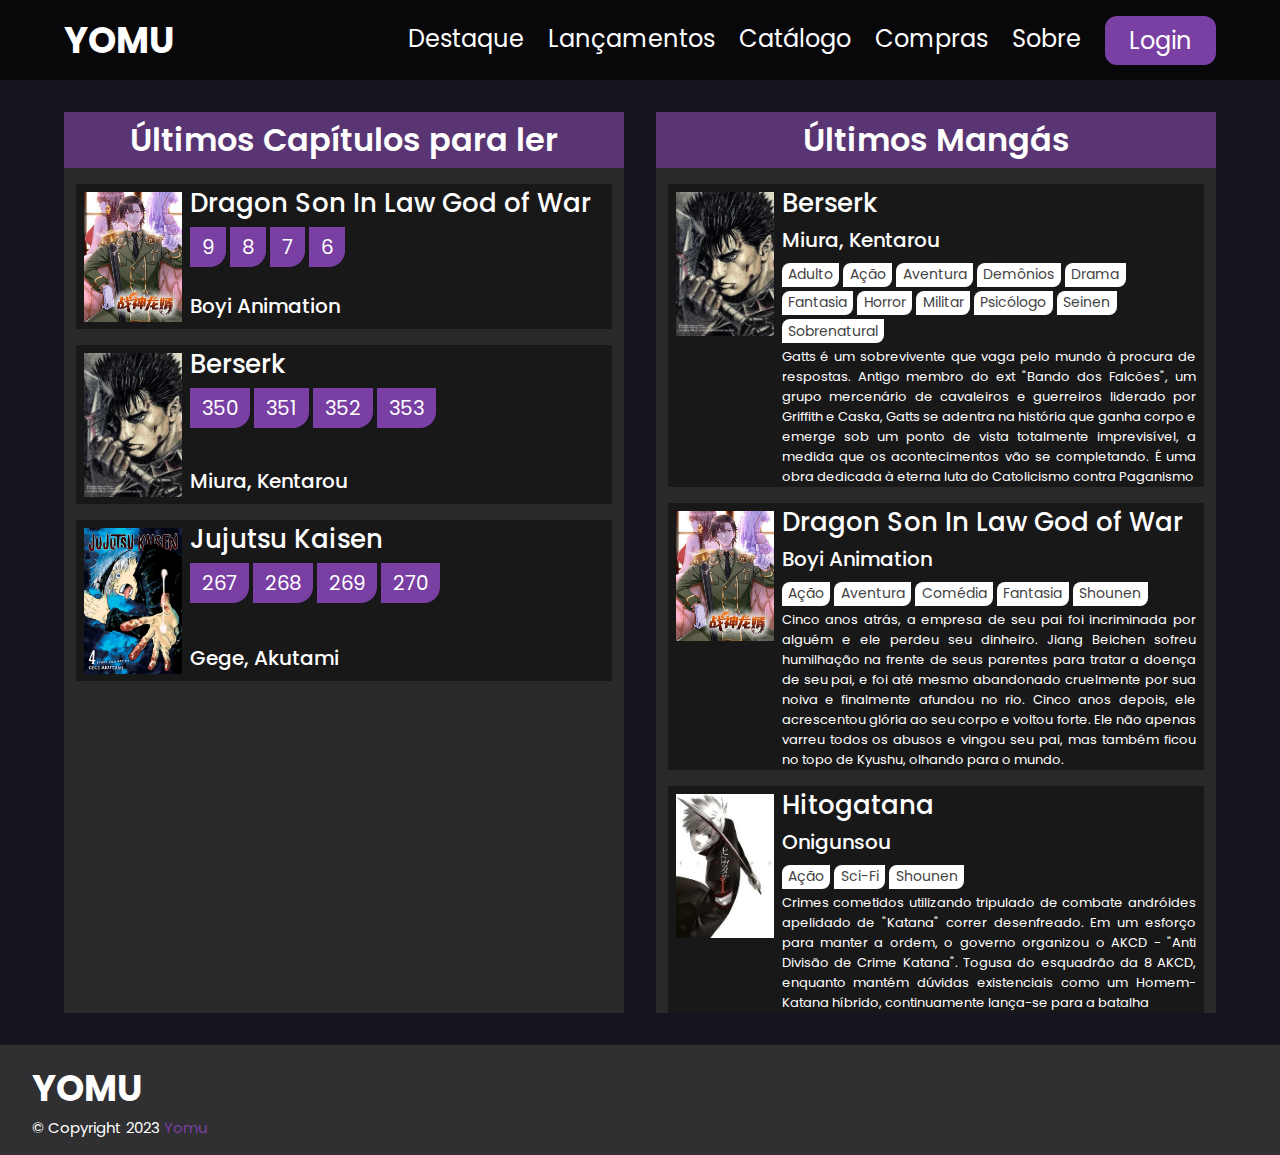
<file: lançamento.html>
<!DOCTYPE html>
<html lang="pt-br">
    <head>
        <meta charset="UTF-8" />
        <meta http-equiv="X-UA-Compatible" content="IE=edge" />
        <meta name="viewport" content="width=device-width, initial-scale=1.0" />
        <title>Yomu</title>

        
        <link rel="preconnect" href="https://fonts.googleapis.com">
        <link rel="preconnect" href="https://fonts.gstatic.com" crossorigin>
        <link href="https://fonts.googleapis.com/css2?family=Poppins:wght@300;400;500;600;700;800&display=swap" rel="stylesheet">
    

        <link rel="stylesheet" href="assets/css/style.css" />
    </head>
    <body>
        <!-- NAVBAR -->
        <header>
            <nav>
                <div class="logo">
                    <a class="nav-link" href="index.html">Yomu</a>
                </div>
                <ul class="ms-auto" id="ul-mobileMenu">
                    <!-- FAVOR PRESTAR ATENÇÃO AO EDITAR TAGS COM IDS! -->
                    <li class="nav-item hover-line">
                        <a class="nav-link" href="index.html">Destaque</a>
                    </li>

                    <li class="nav-item hover-line">
                        <a class="nav-link" href="lançamento.html">Lançamentos</a>
                    </li>

                    <li class="nav-item hover-line">
                        <a class="nav-link" href="catalogo.html">Catálogo</a>
                    </li>
                    <li class="nav-item hover-line">
                        <a class="nav-link" href="paginacompra.html">Compras</a>
                    </li>
                    <li class="nav-item hover-line">
                        <a class="nav-link" href="sobre.html">Sobre</a>
                    </li>
                    <li class="nav-item">
                        <a class="nav-link btn-header" href="login.html">Login</a>
                    </li>
                </ul>

                <div class="mobile-menu" id="mobileMenu">
                    <div class="menu-line"></div>
                    <div class="menu-line"></div>
                    <div class="menu-line"></div>
                </div>
            </nav>
        </header>
        <!-- ---------------------------------------------------------- -->
        
        <section id="lancamentos" class="lanc-page">
            <div id="capitulos" class="flex-1 lanc-page">
                <div class="div-header">Últimos Capítulos para ler</div>

                <div class="mangas">
                    <div class="manga">
                        <div class="manga-img">
                            <img src="assets/img/dragon_son_in_law_god_of_war.jpg" alt="Dragon Son In Law God of War" />
                        </div>
                        <div class="manga-info">
                            <div class="manga-title">Dragon Son In Law God of War</div>
                            <div class="manga-chapters">
                                <div class="chapter"><a href="">9</a></div>
                                <div class="chapter"><a href="">8</a></div>
                                <div class="chapter"><a href="">7</a></div>
                                <div class="chapter"><a href="">6</a></div>
                            </div>
                            <div class="manga-author">Boyi Animation</div>
                        </div>
                    </div>

                    <div class="manga">
                        <div class="manga-img">
                            <img src="assets/img/Berserk.jpg" alt="Berserk" />
                        </div>
                        <div class="manga-info">
                            <div class="manga-title">Berserk</div>
                            <div class="manga-chapters">
                                <div class="chapter"><a href="">350</a></div>
                                <div class="chapter"><a href="">351</a></div>
                                <div class="chapter"><a href="">352</a></div>
                                <div class="chapter"><a href="">353</a></div>
                            </div>
                            <div class="manga-author">Miura, Kentarou</div>
                        </div>
                    </div>

                    <div class="manga">
                        <div class="manga-img">
                            <img src="assets/img/jujutsu_kaisen.jpg" alt="Jujutsu Kaisen" />
                        </div>
                        <div class="manga-info">
                            <div class="manga-title">Jujutsu Kaisen</div>
                            <div class="manga-chapters">
                                <div class="chapter"><a href="">267</a></div>
                                <div class="chapter"><a href="">268</a></div>
                                <div class="chapter"><a href="">269</a></div>
                                <div class="chapter"><a href="">270</a></div>
                            </div>
                            <div class="manga-author">Gege, Akutami</div>
                        </div>
                    </div>
                </div>
            </div>
            <div id="mangas" class="flex-1 lanc-page">
                <div class="div-header">Últimos Mangás</div>

                <div class="mangas">
                    <div class="manga">
                        <div class="manga-img">
                            <img src="assets/img/Berserk.jpg" alt="Berserk" />
                        </div>
                        <div class="manga-info">
                            <div class="manga-title">Berserk</div>
                            <div class="manga-author">Miura, Kentarou</div>
                            <div class="manga-genres">
                                <div class="genre"><a href="">Adulto</a></div>
                                <div class="genre"><a href="">Ação</a></div>
                                <div class="genre"><a href="">Aventura</a></div>
                                <div class="genre"><a href="">Demônios</a></div>
                                <div class="genre"><a href="">Drama</a></div>
                                <div class="genre"><a href="">Fantasia</a></div>
                                <div class="genre"><a href="">Horror</a></div>
                                <div class="genre"><a href="">Militar</a></div>
                                <div class="genre"><a href="">Psicólogo</a></div>
                                <div class="genre"><a href="">Seinen</a></div>
                                <div class="genre"><a href="">Sobrenatural</a></div>
                            </div>
                            
                            <div class="manga-desc">
                                Gatts é um sobrevivente que vaga pelo mundo à procura de respostas. Antigo membro do ext "Bando dos Falcões", um grupo mercenário de cavaleiros e guerreiros liderado por Griffith e Caska, Gatts se adentra na história que ganha corpo e emerge sob um ponto de vista totalmente imprevisível, a medida que os acontecimentos vão se completando. É uma obra dedicada à eterna luta do Catolicismo contra Paganismo
                            </div>
                        </div>
                    </div>

                    <div class="manga">
                        <div class="manga-img">
                            <img src="assets/img/dragon_son_in_law_god_of_war.jpg" alt="Dragon Son In Law God of War" />
                        </div>
                        <div class="manga-info">
                            <div class="manga-title">Dragon Son In Law God of War</div>
                            <div class="manga-author">Boyi Animation</div>
                            <div class="manga-genres">
                                <div class="genre"><a href="">Ação</a></div>
                                <div class="genre"><a href="">Aventura</a></div>
                                <div class="genre"><a href="">Comédia</a></div>
                                <div class="genre"><a href="">Fantasia</a></div>
                                <div class="genre"><a href="">Shounen</a></div>
                            </div>
                            
                            <div class="manga-desc">
                                Cinco anos atrás, a empresa de seu pai foi incriminada por alguém e ele perdeu seu dinheiro. Jiang Beichen sofreu humilhação na frente de seus parentes para tratar a doença de seu pai, e foi até mesmo abandonado cruelmente por sua noiva e finalmente afundou no rio. Cinco anos depois, ele acrescentou glória ao seu corpo e voltou forte. Ele não apenas varreu todos os abusos e vingou seu pai, mas também ficou no topo de Kyushu, olhando para o mundo.
                            </div>
                        </div>
                    </div>

                    <div class="manga">
                        <div class="manga-img">
                            <img src="assets/img/Hitogatana.jpg" alt="Hitogatana" />
                        </div>
                        <div class="manga-info">
                            <div class="manga-title">Hitogatana</div>
                            <div class="manga-author">Onigunsou</div>
                            <div class="manga-genres">
                                <div class="genre"><a href="">Ação</a></div>
                                <div class="genre"><a href="">Sci-Fi</a></div>
                                <div class="genre"><a href="">Shounen</a></div>
                            </div>
                            
                            <div class="manga-desc">
                                Crimes cometidos utilizando tripulado de combate andróides apelidado de "Katana" correr desenfreado. Em um esforço para manter a ordem, o governo organizou o AKCD - "Anti Divisão de Crime Katana". Togusa do esquadrão da 8 AKCD, enquanto mantém dúvidas existenciais como um Homem-Katana híbrido, continuamente lança-se para a batalha
                            </div>
                        </div>
                    </div>
                </div>
            </div>
        </section>

        <footer>
            <div class="footer-container">
                <a class="logo" href="">Yomu</a>
            </div>
            <div class="footer-text">© Copyright 2023 <a>Yomu</a></div>
        </footer>

        <script src="assets/js/navbar.js"></script>
    </body>
</html>
</file>
<file: assets/css/style.css>
@import url("header.css");
@import url("body.css");
@import url("login.css");
@import url("sobre.css");
@import url("footer.css");
@import url("compra.css");
@import url("catalogo.css");
@import url("lançamento.css");
@import url("responsive.css");
</file>
